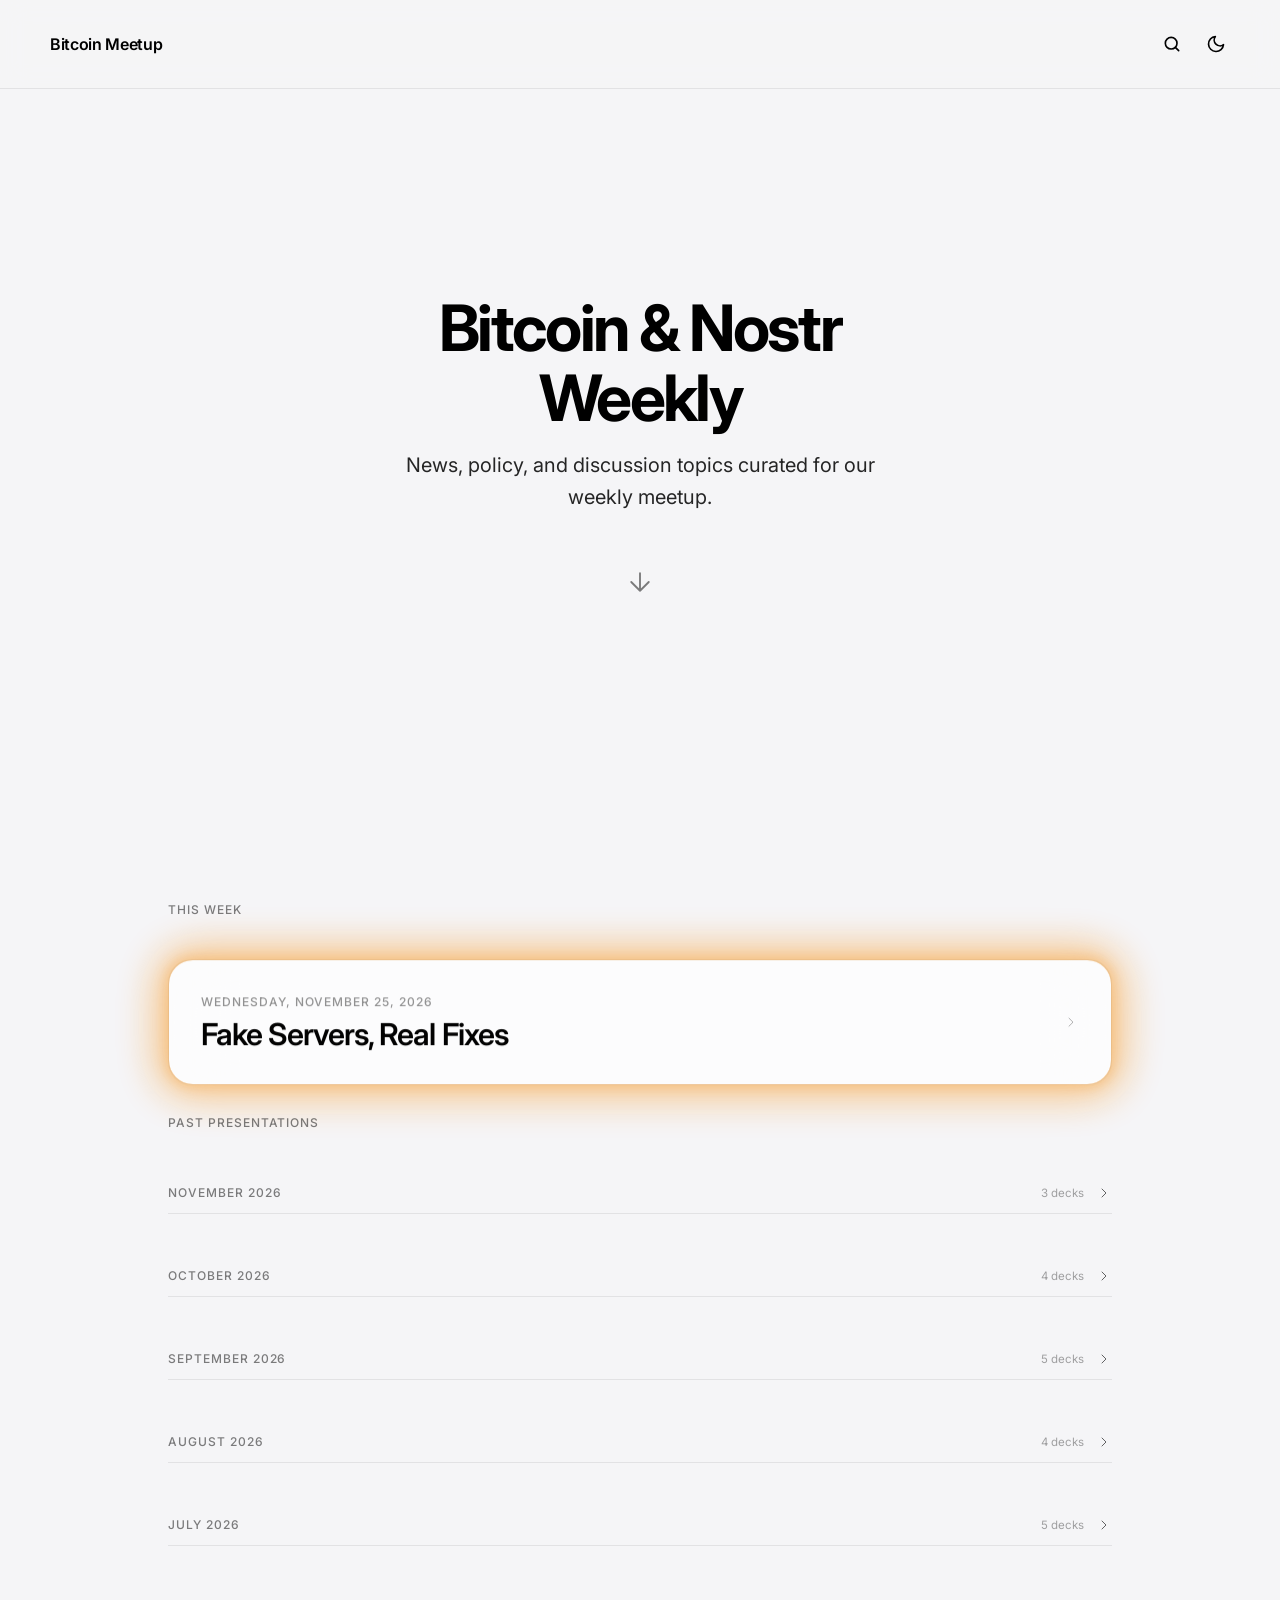
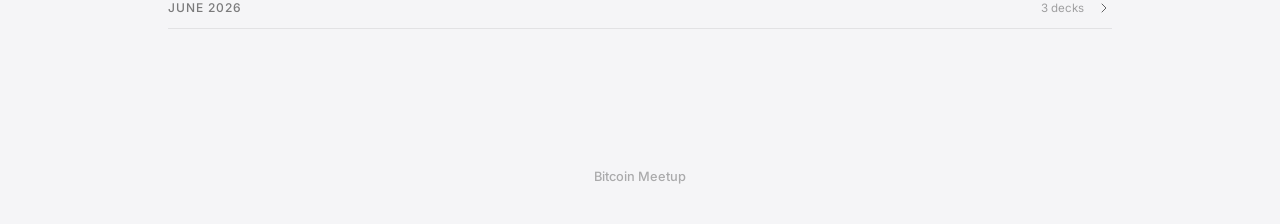
<file: index.html>
<!DOCTYPE html>
<html lang="en">
<head>
    <meta charset="UTF-8">
    <meta name="viewport" content="width=device-width, initial-scale=1.0, viewport-fit=cover">
    <title></title>
    <meta name="description" content="">
    <script src="config.js"></script>
    <script>
        // Pre-paint branding from config.js: title, description, favicons.
        (function (cfg) {
            if (!cfg) return;
            var page = /week\.html$/.test(location.pathname) ? 'week' : 'index';
            document.title = cfg.pageTitles[page];
            var meta = document.querySelector('meta[name="description"]');
            if (meta) meta.content = cfg.metaDescription[page];
            (cfg.favicons || []).forEach(function (icon) {
                var link = document.createElement('link');
                Object.keys(icon).forEach(function (k) { link.setAttribute(k, icon[k]); });
                document.head.appendChild(link);
            });
        })(window.SITE_CONFIG);
    </script>
    <meta name="theme-color" content="#000000">
    <meta name="apple-mobile-web-app-capable" content="yes">
    <meta name="apple-mobile-web-app-status-bar-style" content="black-translucent">
    <link href="https://fonts.googleapis.com/css2?family=Inter:wght@300;400;500;600;700&display=swap" rel="stylesheet">
    <link rel="stylesheet" href="styles.css">
</head>
<body data-theme="dark">

    <!-- Navigation -->
    <nav class="header-nav">
        <a href="index.html" class="logo" id="logo-refresh"></a>
        <div class="nav-right">
            <span id="nav-links"></span>
            <button id="search-toggle" class="theme-toggle search-toggle" aria-label="Search all presentations" title="Search (/)">
                <svg width="20" height="20" viewBox="0 0 24 24" fill="none" stroke="currentColor" stroke-width="2" stroke-linecap="round" stroke-linejoin="round" aria-hidden="true">
                    <circle cx="11" cy="11" r="7"></circle><path d="m20 20-4-4"></path>
                </svg>
            </button>
            <button id="theme-toggle" class="theme-toggle" aria-label="Toggle Theme">
                <svg id="theme-icon" width="20" height="20" viewBox="0 0 24 24" fill="none" stroke="currentColor"
                    stroke-width="2" stroke-linecap="round" stroke-linejoin="round">
                    <path class="sun-path"
                        d="M12 3v1m0 16v1m9-9h-1M4 12H3m15.364 6.364l-.707-.707M6.343 6.343l-.707-.707m12.728 0l-.707.707M6.343 17.657l-.707.707M16 12a4 4 0 11-8 0 4 4 0 018 0z">
                    </path>
                </svg>
            </button>
        </div>
    </nav>

    <!-- Hero Section -->
    <section class="hero-section">
        <div class="hero-content">
            <h1 class="hero-title"></h1>
            <p class="hero-subtitle"></p>
            <a href="#current-section" class="scroll-cue" aria-label="Scroll to presentations">
                <svg width="30" height="30" viewBox="0 0 24 24" fill="none" stroke="currentColor" stroke-width="1.5" stroke-linecap="round" stroke-linejoin="round">
                    <path d="M12 5v14M19 12l-7 7-7-7"/>
                </svg>
            </a>
        </div>
    </section>

    <!-- Current Presentation -->
    <div class="content-section current-section" id="current-section">
        <p class="section-label">This Week</p>
        <div id="current-list" class="archive-list current-list"></div>
    </div>

    <!-- Archive List -->
    <div class="content-section" id="presentations">
        <p class="section-label">Past Presentations</p>
        <div id="archive-list" class="archive-list">
            <!-- Populated by JavaScript -->
        </div>
        <div id="empty-state" class="empty-state" style="display: none;">
            <p class="empty-state-text">No presentations yet. Check back soon.</p>
        </div>
    </div>

    <!-- Footer -->
    <footer class="footer" id="site-footer"></footer>

    <script src="gsap.min.js"></script>
    <script src="script.js"></script>
    <script src="data.js"></script>
    <script>
        (function () {
            'use strict';

            const archiveList = document.getElementById('archive-list');
            const currentList = document.getElementById('current-list');
            const pastSection = document.getElementById('presentations');
            const emptyState = document.getElementById('empty-state');

            function buildCard(week, index, featured) {
                const card = document.createElement('a');
                card.href = `week.html?week=${week.id}`;
                card.className = featured ? 'archive-card current-card' : 'archive-card';
                card.dataset.delay = index * 0.1;

                const dateObj = new Date(week.date + 'T12:00:00');
                const formattedDate = dateObj.toLocaleDateString('en-US', {
                    weekday: 'long',
                    year: 'numeric',
                    month: 'long',
                    day: 'numeric'
                });

                card.innerHTML = `
                    <div class="archive-card-info">
                        <p class="archive-card-date">${formattedDate}</p>
                        <h3 class="archive-card-title">${week.title}</h3>
                    </div>
                    <svg class="archive-card-arrow" width="16" height="16" viewBox="0 0 24 24" fill="none" stroke="currentColor" stroke-width="1.5" stroke-linecap="round" stroke-linejoin="round">
                        <path d="M9 18l6-6-6-6"/>
                    </svg>
                `;

                // Breathing glow on the featured card — a soft halo swells in and melts
                // away (1s in, 1s out), then 2s fully dark, forever.
                const haloColors = (window.SITE_CONFIG && window.SITE_CONFIG.halo) || [];
                if (featured && haloColors.length > 0) {
                    const halo = document.createElement('div');
                    halo.className = 'glow-halo';
                    halo.setAttribute('aria-hidden', 'true');
                    card.appendChild(halo);

                    const reduceMotion = window.matchMedia('(prefers-reduced-motion: reduce)').matches;
                    if (!reduceMotion && typeof gsap !== 'undefined') {
                        const tl = gsap.timeline({ repeat: -1 });
                        const addPulse = (color) => {
                            tl.set(halo, { boxShadow: `0 0 14px 2px ${color}, 0 0 42px 12px ${color}` });
                            tl.to(halo, { opacity: 1, duration: 1, ease: 'sine.inOut' });
                            tl.to(halo, { opacity: 0, duration: 1, ease: 'sine.inOut' });
                            tl.to({}, { duration: 2 });
                        };
                        haloColors.forEach(color => addPulse(color));
                    }
                }
                return card;
            }

            function renderArchive(data) {
                if (!data.weeks || data.weeks.length === 0) {
                    emptyState.style.display = 'block';
                    return;
                }

                // Sort weeks newest first
                const sorted = data.weeks.slice().sort((a, b) => b.date.localeCompare(a.date));

                // Newest week is featured up top as "This Week"
                currentList.appendChild(buildCard(sorted[0], 0, true));

                // Everything else goes under "Past Presentations"
                const past = sorted.slice(1);
                if (past.length === 0) {
                    pastSection.style.display = 'none';
                } else {
                    const monthGroups = new Map();
                    past.forEach(week => {
                        const dateObj = new Date(week.date + 'T12:00:00');
                        const monthKey = `${dateObj.getFullYear()}-${String(dateObj.getMonth() + 1).padStart(2, '0')}`;
                        if (!monthGroups.has(monthKey)) {
                            monthGroups.set(monthKey, { date: dateObj, weeks: [] });
                        }
                        monthGroups.get(monthKey).weeks.push(week);
                    });

                    const months = Array.from(monthGroups.entries()).sort(([a], [b]) => b.localeCompare(a));
                    const openMonths = (window.SITE_CONFIG && window.SITE_CONFIG.archive && window.SITE_CONFIG.archive.openMonths) ?? 2;
                    const archiveYears = new Map();

                    months.forEach(([monthKey]) => {
                        const year = monthKey.slice(0, 4);
                        if (!archiveYears.has(year)) archiveYears.set(year, monthKey);
                    });

                    if (archiveYears.size > 1) {
                        const yearRail = document.createElement('nav');
                        yearRail.className = 'archive-years';
                        yearRail.setAttribute('aria-label', 'Jump to year');
                        archiveYears.forEach((monthKey, year) => {
                            const yearLink = document.createElement('a');
                            yearLink.href = `#month-${monthKey}`;
                            yearLink.textContent = year;
                            yearRail.appendChild(yearLink);
                        });
                        archiveList.prepend(yearRail);
                    }

                    months.forEach(([monthKey, month], monthIndex) => {
                        const isOpen = monthIndex < openMonths;
                        const monthSection = document.createElement('section');
                        monthSection.className = 'archive-month';
                        monthSection.dataset.month = monthKey;

                        const monthToggle = document.createElement('button');
                        monthToggle.type = 'button';
                        monthToggle.className = 'archive-month-toggle';
                        monthToggle.setAttribute('aria-expanded', String(isOpen));
                        monthToggle.setAttribute('aria-controls', `month-${monthKey}`);

                        const monthName = document.createElement('span');
                        monthName.className = 'archive-month-name';
                        monthName.textContent = month.date.toLocaleDateString('en-US', {
                            month: 'long',
                            year: 'numeric'
                        });

                        const monthCount = document.createElement('span');
                        monthCount.className = 'archive-month-count';
                        monthCount.textContent = `${month.weeks.length} ${month.weeks.length === 1 ? 'deck' : 'decks'}`;

                        const chevron = document.createElementNS('http://www.w3.org/2000/svg', 'svg');
                        chevron.setAttribute('class', 'archive-month-chevron');
                        chevron.setAttribute('width', '16');
                        chevron.setAttribute('height', '16');
                        chevron.setAttribute('viewBox', '0 0 24 24');
                        chevron.setAttribute('fill', 'none');
                        chevron.setAttribute('stroke', 'currentColor');
                        chevron.setAttribute('stroke-width', '1.5');
                        chevron.setAttribute('stroke-linecap', 'round');
                        chevron.setAttribute('stroke-linejoin', 'round');
                        chevron.setAttribute('aria-hidden', 'true');
                        const chevronPath = document.createElementNS('http://www.w3.org/2000/svg', 'path');
                        chevronPath.setAttribute('d', 'M6 9l6 6 6-6');
                        chevron.appendChild(chevronPath);

                        const monthCards = document.createElement('div');
                        monthCards.className = 'archive-month-cards';
                        monthCards.id = `month-${monthKey}`;
                        monthCards.hidden = !isOpen;
                        month.weeks.forEach((week, i) => monthCards.appendChild(buildCard(week, i, false)));

                        monthToggle.appendChild(monthName);
                        monthToggle.appendChild(monthCount);
                        monthToggle.appendChild(chevron);
                        monthSection.appendChild(monthToggle);
                        monthSection.appendChild(monthCards);
                        archiveList.appendChild(monthSection);

                        monthToggle.addEventListener('click', () => {
                            const expanded = monthToggle.getAttribute('aria-expanded') === 'true';
                            monthToggle.setAttribute('aria-expanded', String(!expanded));
                            monthCards.hidden = expanded;

                            if (!expanded && typeof gsap !== 'undefined') {
                                monthCards.querySelectorAll('.archive-card').forEach(card => {
                                    gsap.to(card, {
                                        opacity: 1,
                                        y: 0,
                                        duration: 0.8,
                                        ease: 'power4.out',
                                        delay: parseFloat(card.dataset.delay) || 0
                                    });
                                });
                            }
                        });
                    });
                }

                // Trigger scroll reveals for dynamically added cards
                if (typeof gsap !== 'undefined') {
                    const cards = document.querySelectorAll('.archive-card');
                    gsap.set(cards, { opacity: 0, y: 20 });

                    const observer = new IntersectionObserver((entries) => {
                        entries.forEach(entry => {
                            if (entry.isIntersecting) {
                                gsap.to(entry.target, {
                                    opacity: 1,
                                    y: 0,
                                    duration: 0.8,
                                    ease: 'power4.out',
                                    delay: parseFloat(entry.target.dataset.delay) || 0
                                });
                                observer.unobserve(entry.target);
                            }
                        });
                    }, { threshold: 0.1 });

                    cards.forEach(card => observer.observe(card));
                }
            }

            // Try fetch first (works on GitHub Pages / HTTP), fall back to inline data (file://)
            fetch('weeks/index.json')
                .then(res => {
                    if (!res.ok) throw new Error('HTTP error');
                    return res.json();
                })
                .then(data => {
                    renderArchive(data);
                    const initialQuery = new URLSearchParams(window.location.search).get('q') || '';
                    if (initialQuery) window.DeckSearch.openPalette({ initialQuery });
                })
                .catch(() => {
                    console.log('Using inline data (file:// mode)');
                    renderArchive(window.INLINE_DATA || { weeks: [] });
                    const initialQuery = new URLSearchParams(window.location.search).get('q') || '';
                    if (initialQuery) window.DeckSearch.openPalette({ initialQuery });
                });
        })();
    </script>
</body>
</html>
</file>
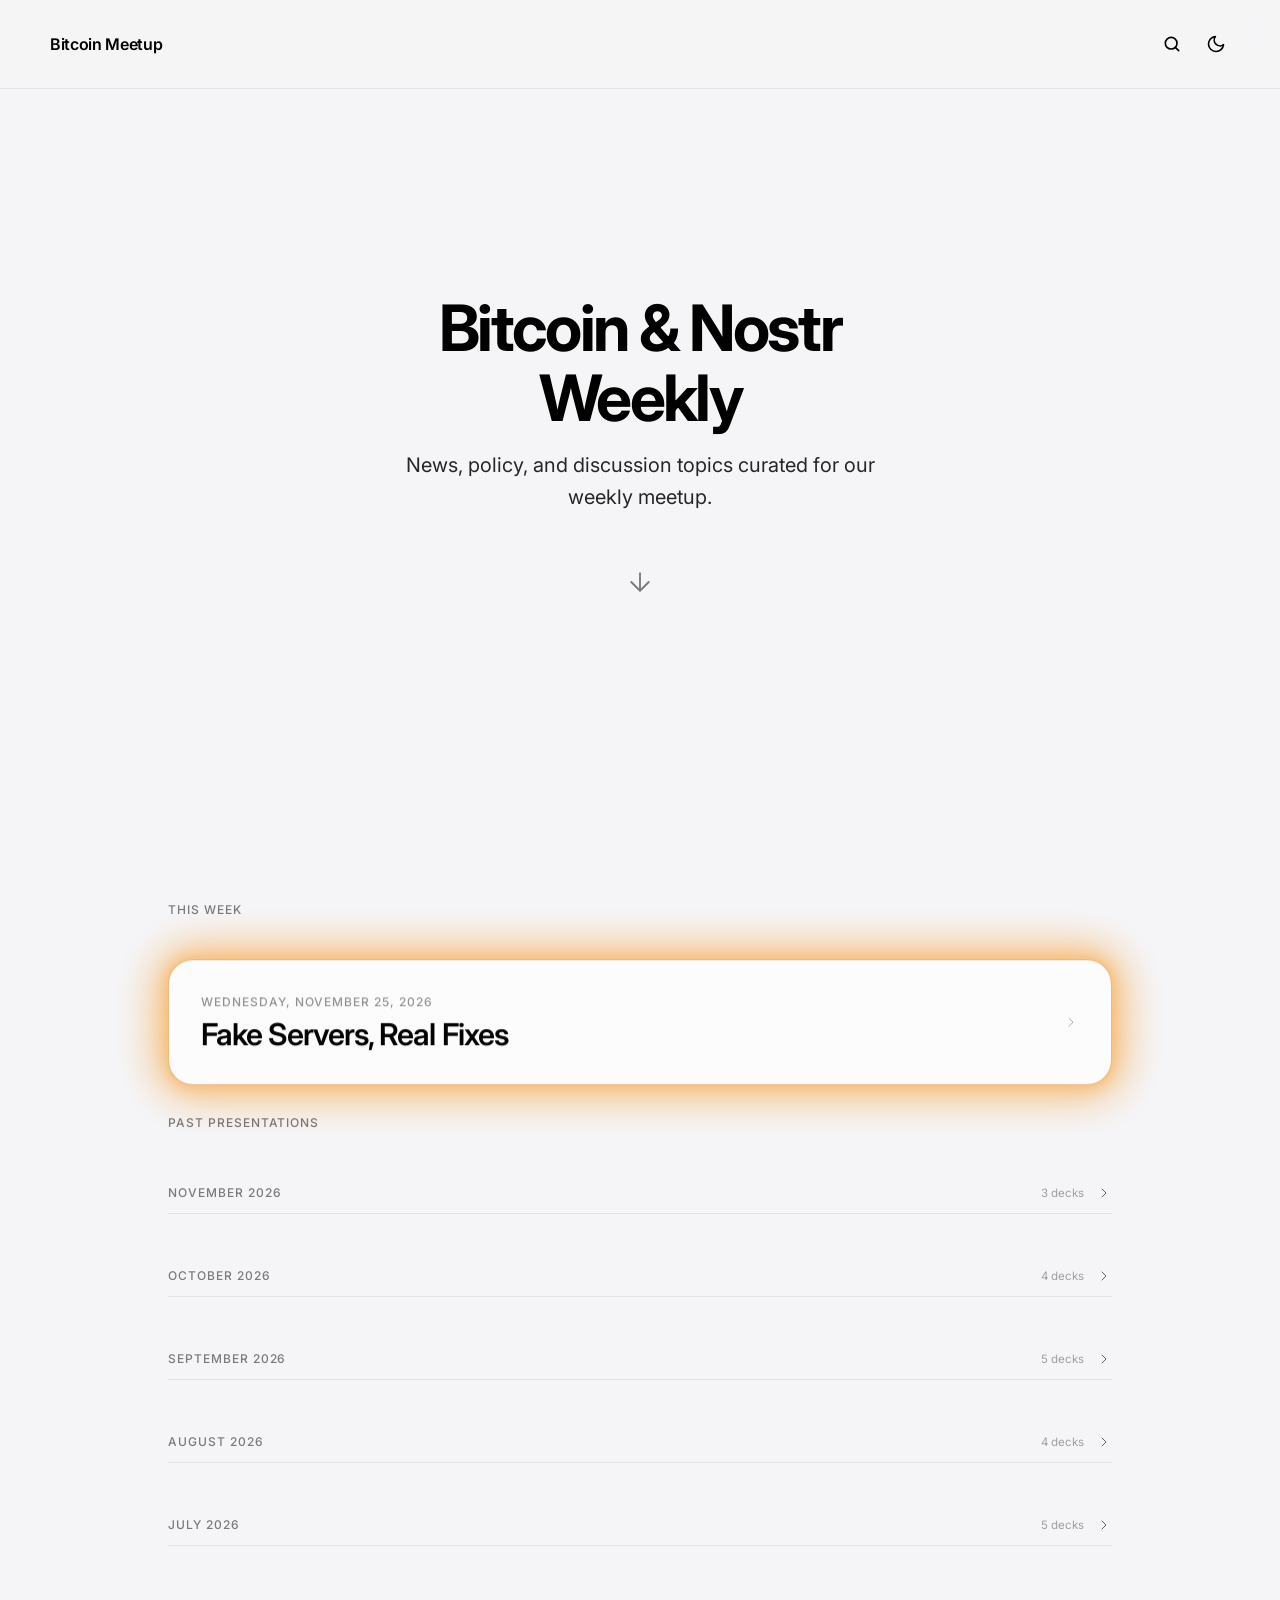
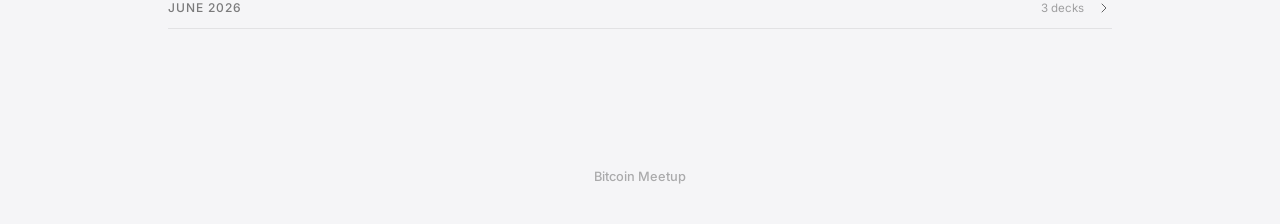
<file: week.html>
<!DOCTYPE html>
<html lang="en">
<head>
    <meta charset="UTF-8">
    <meta name="viewport" content="width=device-width, initial-scale=1.0, viewport-fit=cover">
    <title></title>
    <meta name="description" content="">
    <script src="config.js"></script>
    <script>
        // Pre-paint branding from config.js: title, description, favicons.
        (function (cfg) {
            if (!cfg) return;
            var page = /week\.html$/.test(location.pathname) ? 'week' : 'index';
            document.title = cfg.pageTitles[page];
            var meta = document.querySelector('meta[name="description"]');
            if (meta) meta.content = cfg.metaDescription[page];
            (cfg.favicons || []).forEach(function (icon) {
                var link = document.createElement('link');
                Object.keys(icon).forEach(function (k) { link.setAttribute(k, icon[k]); });
                document.head.appendChild(link);
            });
        })(window.SITE_CONFIG);
    </script>
    <meta name="theme-color" content="#000000">
    <meta name="apple-mobile-web-app-capable" content="yes">
    <meta name="apple-mobile-web-app-status-bar-style" content="black-translucent">
    <link href="https://fonts.googleapis.com/css2?family=Inter:wght@300;400;500;600;700&display=swap" rel="stylesheet">
    <link rel="stylesheet" href="styles.css">
</head>
<body data-theme="dark">

    <!-- Navigation -->
    <nav class="header-nav">
        <a href="index.html" class="logo"></a>
        <div class="nav-right">
            <span id="nav-links"></span>
            <button id="search-toggle" class="theme-toggle search-toggle" aria-label="Search all presentations" title="Search (/)">
                <svg width="20" height="20" viewBox="0 0 24 24" fill="none" stroke="currentColor" stroke-width="2" stroke-linecap="round" stroke-linejoin="round" aria-hidden="true">
                    <circle cx="11" cy="11" r="7"></circle><path d="m20 20-4-4"></path>
                </svg>
            </button>
            <button id="theme-toggle" class="theme-toggle" aria-label="Toggle Theme">
                <svg id="theme-icon" width="20" height="20" viewBox="0 0 24 24" fill="none" stroke="currentColor"
                    stroke-width="2" stroke-linecap="round" stroke-linejoin="round">
                    <path class="sun-path"
                        d="M12 3v1m0 16v1m9-9h-1M4 12H3m15.364 6.364l-.707-.707M6.343 6.343l-.707-.707m12.728 0l-.707.707M6.343 17.657l-.707.707M16 12a4 4 0 11-8 0 4 4 0 018 0z">
                    </path>
                </svg>
            </button>
        </div>
    </nav>

    <!-- Progress Bar -->
    <div class="progress-bar-container">
        <div class="progress-bar" id="progress-bar"></div>
    </div>

    <!-- Loading State -->
    <div id="loading-state" class="loading-state">
        <div class="loading-dot"></div>
        <div class="loading-dot"></div>
        <div class="loading-dot"></div>
    </div>

    <!-- Presentation Container -->
    <div id="presentation" class="presentation-container" style="display: none;"></div>

    <!-- TOC Overlay -->
    <div class="toc-overlay" id="toc-overlay"></div>

    <!-- TOC Sidebar -->
    <div class="toc-sidebar" id="toc-sidebar">
        <button class="toc-close" id="toc-close" aria-label="Close table of contents">&times;</button>
        <p class="toc-title">Topics <span class="toc-week" id="toc-week"></span></p>
        <div id="toc-list"></div>
    </div>

    <!-- QR Code Overlay -->
    <div class="qr-overlay" id="qr-overlay">
        <canvas id="qr-canvas"></canvas>
        <p class="qr-label" id="qr-label">Scan to open</p>
    </div>

    <!-- Slide credit: byline + per-topic contact (Max Sikorski) -->
    <div class="slide-credit" id="slide-credit">
        <span class="slide-credit-byline">Hosted by <strong id="slide-credit-host"></strong></span>
        <span class="slide-credit-sep">·</span>
        <a class="slide-credit-contact" id="slide-credit-contact" href="#" aria-label="Contact Max about this topic" title="Contact Max about this topic">
            <svg width="15" height="15" viewBox="0 0 24 24" fill="none" stroke="currentColor" stroke-width="2" stroke-linecap="round" stroke-linejoin="round">
                <circle cx="12" cy="12" r="10"/>
                <line x1="12" y1="16" x2="12" y2="12"/>
                <line x1="12" y1="8" x2="12.01" y2="8"/>
            </svg>
            <span>Contact&nbsp;Max</span>
        </a>
    </div>

    <!-- Presenter Controls -->
    <div class="presenter-controls" id="presenter-controls" style="display: none;">
        <div class="controls-left">
            <button class="control-btn" id="toc-toggle-btn" aria-label="Table of Contents" title="Table of Contents (T)">
                <svg width="20" height="20" viewBox="0 0 24 24" fill="none" stroke="currentColor" stroke-width="2" stroke-linecap="round" stroke-linejoin="round">
                    <path d="M4 6h16M4 12h16M4 18h16"/>
                </svg>
            </button>
            <button class="control-btn" id="qr-toggle-btn" aria-label="Toggle QR Code" title="QR Code (Q)">
                <svg width="20" height="20" viewBox="0 0 24 24" fill="none" stroke="currentColor" stroke-width="2" stroke-linecap="round" stroke-linejoin="round">
                    <rect x="3" y="3" width="7" height="7" rx="1"/>
                    <rect x="14" y="3" width="7" height="7" rx="1"/>
                    <rect x="3" y="14" width="7" height="7" rx="1"/>
                    <rect x="14" y="14" width="3" height="3"/>
                    <path d="M21 14h-3v3"/>
                    <path d="M18 21v-3h3"/>
                </svg>
            </button>
        </div>
        <div class="controls-center">
            <button class="control-btn nav-btn" id="prev-btn" aria-label="Previous slide" title="Previous (←)">
                <svg width="24" height="24" viewBox="0 0 24 24" fill="none" stroke="currentColor" stroke-width="2" stroke-linecap="round" stroke-linejoin="round">
                    <path d="M15 18l-6-6 6-6"/>
                </svg>
            </button>
            <span class="slide-counter" id="slide-counter">1 / 1</span>
            <button class="control-btn nav-btn" id="next-btn" aria-label="Next slide" title="Next (→)">
                <svg width="24" height="24" viewBox="0 0 24 24" fill="none" stroke="currentColor" stroke-width="2" stroke-linecap="round" stroke-linejoin="round">
                    <path d="M9 18l6-6-6-6"/>
                </svg>
            </button>
        </div>
        <div class="controls-right">
            <button class="timer-display" id="timer-display" title="Click to start/pause, double-click to reset">20:00</button>
        </div>
    </div>

    <!-- Keyboard Hints (shown briefly on first load) -->
    <div class="keyboard-hints" id="keyboard-hints">
        <span class="key-hint"><kbd>←</kbd><kbd>→</kbd> Navigate</span>
        <span class="key-hint"><kbd>Esc</kbd> Overview</span>
        <span class="key-hint"><kbd>T</kbd> Topics</span>
        <span class="key-hint"><kbd>Q</kbd> QR Code</span>
        <span class="key-hint"><kbd>S</kbd> Share</span>
        <span class="key-hint"><kbd>F</kbd> Find</span>
    </div>

    <script src="gsap.min.js"></script>
    <script src="script.js"></script>
    <script src="data.js"></script>
    <script src="presenter.js"></script>
</body>
</html>
</file>
<file: styles.css>
/* ============================================================
   Sikorski Design System — Meetup Presentation
   ============================================================ */

/* === Reset === */
*, *::before, *::after {
    box-sizing: border-box;
    margin: 0;
    padding: 0;
}

/* === Color System === */
:root {
    --theme-black: #000000;
    --theme-dark-gray: #1c1c1e;
    --theme-light-gray: #f5f5f7;
    --theme-white: #ffffff;

    --bg-color: var(--theme-black);
    --text-color: var(--theme-white);
    --card-bg: rgba(28, 28, 30, 0.7);
    --card-border: rgba(255, 255, 255, 0.1);
    --card-hover: rgba(44, 44, 46, 0.8);
    --btn-bg: var(--theme-white);
    --btn-text: var(--theme-black);
    --btn-hover: #e0e0e0;
    --btn-sec-bg: transparent;
    --btn-sec-border: var(--theme-white);
    --btn-sec-text: var(--theme-white);
    --btn-sec-hover: rgba(255, 255, 255, 0.1);
    --divider: rgba(255, 255, 255, 0.08);
    --text-muted: rgba(255, 255, 255, 0.5);
    --glass-bg: rgba(0, 0, 0, 0.72);
}

[data-theme="light"] {
    --bg-color: var(--theme-light-gray);
    --text-color: var(--theme-black);
    --glass-bg: rgba(245, 245, 247, 0.78);
    --card-bg: rgba(255, 255, 255, 0.7);
    --card-border: rgba(0, 0, 0, 0.1);
    --card-hover: rgba(255, 255, 255, 0.9);
    --btn-bg: var(--theme-black);
    --btn-text: var(--theme-white);
    --btn-hover: #333333;
    --btn-sec-bg: transparent;
    --btn-sec-border: var(--theme-black);
    --btn-sec-text: var(--theme-black);
    --btn-sec-hover: rgba(0, 0, 0, 0.05);
    --divider: rgba(0, 0, 0, 0.08);
    --text-muted: rgba(0, 0, 0, 0.5);
}

/* === Base === */
html {
    scroll-behavior: smooth;
}

body {
    font-family: 'Inter', -apple-system, BlinkMacSystemFont, "Segoe UI", Roboto, Helvetica, Arial, sans-serif;
    background-color: var(--bg-color);
    color: var(--text-color);
    -webkit-font-smoothing: antialiased;
    -moz-osx-font-smoothing: grayscale;
    transition: background-color 0.5s ease, color 0.5s ease;
    overflow-x: hidden;
    min-height: 100vh;
}

h1, h2, h3 {
    letter-spacing: -0.04em;
    font-weight: 700;
}

p {
    line-height: 1.6;
    color: inherit;
    opacity: 0.85;
}

a {
    color: inherit;
    text-decoration: none;
}

/* === Navigation === */
.header-nav {
    position: fixed;
    top: 0;
    left: 0;
    width: 100%;
    padding: 30px 50px;
    display: flex;
    justify-content: space-between;
    align-items: center;
    z-index: 100;
    transition: padding 0.3s ease;
    /* Frosted glass (Max, 2026-09-10): slide/page content scrolling underneath stays
       legible behind the bar instead of colliding with the nav text. */
    background: var(--glass-bg);
    backdrop-filter: blur(14px);
    -webkit-backdrop-filter: blur(14px);
    border-bottom: 1px solid var(--divider);
}

.logo {
    color: var(--text-color);
    text-decoration: none;
    font-size: 1rem;
    font-weight: 600;
    letter-spacing: -0.02em;
    transition: color 0.5s ease;
}

.nav-right {
    display: flex;
    align-items: center;
    gap: 16px;
}

.theme-toggle {
    background: none;
    border: none;
    color: var(--text-color);
    cursor: pointer;
    width: 28px;
    height: 28px;
    padding: 0;
    display: flex;
    align-items: center;
    justify-content: center;
    transition: color 0.5s ease;
}

/* === Hero Section === */
.hero-section {
    height: 100vh;
    display: flex;
    flex-direction: column;
    justify-content: center;
    align-items: center;
    text-align: center;
    padding: 0 20px;
    position: relative;
}

.hero-content {
    max-width: 700px;
    width: 100%;
}

.hero-title {
    font-size: clamp(2.5rem, 5vw, 4rem);
    line-height: 1.1;
    margin-bottom: 16px;
    opacity: 0;
    transform: translateY(30px);
}

.hero-subtitle {
    font-size: clamp(1rem, 2vw, 1.25rem);
    max-width: 480px;
    margin: 0 auto 40px;
    opacity: 0;
    transform: translateY(30px);
}

/* Scroll cue — gentle bob + glow pointing down to the presentations */
html {
    scroll-behavior: smooth;
}

.scroll-cue {
    display: inline-flex;
    align-items: center;
    justify-content: center;
    margin-top: 4px;
    padding: 10px;
    color: var(--text-color);
    opacity: 0;
    cursor: pointer;
    animation: scrollCueIn 0.9s ease 1.6s forwards,
               scrollCueBob 2.2s ease-in-out 2.6s infinite;
    transition: opacity 0.25s ease;
}

.scroll-cue svg {
    animation: scrollCueGlow 2.2s ease-in-out 2.6s infinite;
    transition: transform 0.25s ease;
}

.scroll-cue:hover {
    opacity: 1;
}

.scroll-cue:hover svg {
    transform: scale(1.12);
}

@keyframes scrollCueIn {
    from { opacity: 0; }
    to   { opacity: 0.5; }
}

@keyframes scrollCueBob {
    0%, 100% { transform: translateY(0); }
    50%      { transform: translateY(8px); }
}

@keyframes scrollCueGlow {
    0%, 100% { filter: drop-shadow(0 0 2px currentColor); }
    50%      { filter: drop-shadow(0 0 9px currentColor); }
}

@media (prefers-reduced-motion: reduce) {
    html {
        scroll-behavior: auto;
    }
    .scroll-cue {
        opacity: 0.5;
        animation: none;
    }
    .scroll-cue svg {
        animation: none;
        filter: drop-shadow(0 0 5px currentColor);
    }
}

.hero-cta {
    display: flex;
    gap: 12px;
    justify-content: center;
    flex-wrap: wrap;
    opacity: 0;
    transform: translateY(30px);
}

.hero-date {
    font-size: 0.75rem;
    font-weight: 500;
    color: var(--text-muted);
    text-transform: uppercase;
    letter-spacing: 0.08em;
    margin-bottom: 20px;
    opacity: 0;
    transform: translateY(30px);
}

/* === Buttons === */
.btn {
    padding: 14px 28px;
    border-radius: 30px;
    font-family: inherit;
    font-weight: 500;
    font-size: 1rem;
    cursor: pointer;
    transition: all 0.3s ease;
    text-decoration: none;
    display: inline-block;
    -webkit-tap-highlight-color: transparent;
}

.primary-btn {
    background-color: var(--btn-bg);
    color: var(--btn-text);
    border: none;
}

.primary-btn:hover {
    background-color: var(--btn-hover);
}

.primary-btn:active {
    transform: scale(0.97);
}

.secondary-btn {
    background-color: var(--btn-sec-bg);
    color: var(--btn-sec-text);
    border: 1px solid var(--btn-sec-border);
}

.secondary-btn:hover {
    background-color: var(--btn-sec-hover);
}

.secondary-btn:active {
    transform: scale(0.97);
}

/* === Cards (Glassmorphism) === */
.card {
    display: flex;
    align-items: center;
    justify-content: space-between;
    padding: 24px;
    background: var(--card-bg);
    backdrop-filter: blur(30px);
    -webkit-backdrop-filter: blur(30px);
    border: 1px solid var(--card-border);
    border-radius: 20px;
    text-decoration: none;
    color: inherit;
    transition: all 0.3s ease;
}

a.card:hover,
button.card:hover {
    background: var(--card-hover);
    transform: translateY(-2px);
}

a.card:active,
button.card:active {
    transform: translateY(0);
}

.card-info {
    flex: 1;
    min-width: 0;
}

.card-title {
    font-size: 1.05rem;
    font-weight: 600;
    letter-spacing: -0.02em;
    margin-bottom: 6px;
}

.card-desc {
    font-size: 0.85rem;
    font-weight: 400;
    opacity: 0.6;
    line-height: 1.5;
}

.card-arrow {
    flex-shrink: 0;
    margin-left: 16px;
    opacity: 0.3;
    transition: opacity 0.3s ease, transform 0.3s ease;
}

a.card:hover .card-arrow,
button.card:hover .card-arrow {
    opacity: 0.7;
    transform: translateX(3px);
}

/* Card grid for topic overview */
.card-grid {
    display: grid;
    grid-template-columns: repeat(auto-fit, minmax(280px, 1fr));
    gap: 14px;
    margin-bottom: 16px;
}

/* Card stack (vertical list) */
.card-stack {
    display: flex;
    flex-direction: column;
    gap: 14px;
    margin-bottom: 16px;
}

/* === Section Labels & Dividers === */
.section-label {
    font-size: 0.75rem;
    font-weight: 500;
    color: var(--text-muted);
    text-transform: uppercase;
    letter-spacing: 0.08em;
    margin-bottom: 20px;
}

.divider {
    width: 100%;
    height: 1px;
    background: var(--divider);
    margin: 48px 0 32px;
}

/* === Content Section === */
.content-section {
    max-width: 1000px;
    width: 100%;
    margin: 0 auto;
    padding: 0 28px 80px;
}

/* === Footer === */
.footer {
    text-align: center;
    font-size: 0.8rem;
    font-weight: 500;
    padding: 60px 28px 48px;
}

/* Plain footer (no host/tagline/links configured) — the site name at low opacity */
.footer-plain {
    opacity: 0.3;
    padding: 60px 0 40px;
}

.footer-host {
    font-size: 0.95rem;
    font-weight: 600;
    opacity: 0.85;
    margin-bottom: 4px;
}

.footer-host strong {
    font-weight: 700;
}

.footer-tagline {
    font-size: 0.8rem;
    opacity: 0.5;
    margin-bottom: 18px;
}

.footer-links {
    display: flex;
    flex-wrap: wrap;
    gap: 20px;
    justify-content: center;
}

.footer-links a {
    font-size: 0.85rem;
    font-weight: 500;
    color: var(--text-color);
    text-decoration: none;
    opacity: 0.6;
    transition: opacity 0.3s ease;
}

.footer-links a:hover {
    opacity: 1;
}

/* === Back Link === */
.back-link {
    display: inline-block;
    font-size: 0.9rem;
    font-weight: 400;
    opacity: 0.5;
    transition: opacity 0.3s ease;
    margin-bottom: 24px;
    text-decoration: none;
    color: inherit;
}

.back-link:hover {
    opacity: 1;
}

/* ============================================================
   PRESENTATION-SPECIFIC STYLES
   ============================================================ */

/* === Slide System === */
.presentation-container {
    width: 100%;
    height: 100vh;
    overflow: hidden;
    position: relative;
}

.slide {
    position: absolute;
    top: 0;
    left: 0;
    width: 100%;
    height: 100%;
    display: flex;
    flex-direction: column;
    justify-content: flex-start;
    align-items: center;
    /* bottom clears the fixed byline pill at max scroll (Max, 2026-09-10) */
    padding: 120px 40px 150px;
    overflow-y: auto;
    -ms-overflow-style: none;
    scrollbar-width: none;
    opacity: 0;
    visibility: hidden;
    pointer-events: none;
}

.slide::-webkit-scrollbar {
    display: none;
}

.slide.active {
    opacity: 1;
    visibility: visible;
    pointer-events: auto;
}

.slide-content {
    max-width: 1000px;
    width: 100%;
    position: relative;
    margin: auto 0;
}

/* Slide text elements */
.slide-heading {
    font-size: clamp(2rem, 4vw, 3rem);
    line-height: 1.1;
    margin-bottom: 24px;
}

.slide-body {
    font-size: clamp(1rem, 1.5vw, 1.15rem);
    line-height: 1.7;
    opacity: 0.85;
    max-width: 700px;
    margin-bottom: 32px;
}

.slide-bullets {
    list-style: none;
    padding: 0;
    max-width: 700px;
}

.slide-bullets li {
    font-size: clamp(1rem, 1.5vw, 1.15rem);
    line-height: 1.6;
    opacity: 0.85;
    padding: 12px 0;
    border-bottom: 1px solid var(--divider);
    position: relative;
    padding-left: 24px;
}

.slide-bullets li::before {
    content: '';
    position: absolute;
    left: 0;
    top: 50%;
    transform: translateY(-50%);
    width: 6px;
    height: 6px;
    border-radius: 50%;
    background: var(--text-color);
    opacity: 0.3;
}

.slide-bullets li:first-child {
    border-top: 1px solid var(--divider);
}

.slide-link {
    display: inline-flex;
    align-items: center;
    gap: 8px;
    /* 0.85rem = the one size for everything on the slide's bottom line
       (link, Share, like count) — Max, 2026-09-10 */
    font-size: 0.85rem;
    font-weight: 500;
    opacity: 0.7;
    transition: opacity 0.3s ease;
    margin-top: 16px;
}

.slide-link:hover {
    opacity: 1;
}

.slide-link svg {
    transition: transform 0.3s ease;
}

.slide-link:hover svg {
    transform: translateX(3px);
}

.slide-links-row {
    display: flex;
    flex-wrap: wrap;
    gap: 12px;
    margin-top: 8px;
}

/* === Affiliate / "Buy on Amazon" buttons (data from recommendations.js) === */
.slide-affiliate-group {
    display: flex;
    flex-wrap: wrap;
    align-items: center;
    gap: 12px;
    margin-top: 18px;
}

.slide-affiliate {
    display: inline-flex;
    align-items: center;
    gap: 8px;
    padding: 10px 18px;
    font-size: 0.95rem;
    font-weight: 600;
    color: var(--btn-text);
    background: var(--btn-bg);
    border: 1px solid var(--btn-bg);
    border-radius: 999px;
    transition: opacity 0.3s ease, transform 0.3s ease;
}

.slide-affiliate:hover {
    opacity: 0.85;
    transform: translateY(-1px);
}

.slide-affiliate svg {
    flex-shrink: 0;
}

.slide-affiliate-shop {
    color: var(--text-color);
    background: transparent;
    border: 1px solid var(--btn-sec-border);
}

.affiliate-note {
    width: 100%;
    font-size: 0.72rem;
    font-weight: 400;
    opacity: 0.45;
}

/* Topic badge on slides — "Topic 7 — 2 of 2 · <topic title>" so sub-slides still name their topic */
.slide-topic-badge {
    font-size: 0.75rem;
    font-weight: 500;
    color: var(--text-muted);
    text-transform: uppercase;
    letter-spacing: 0.08em;
    margin-bottom: 16px;
}

.slide-topic-badge-title {
    text-transform: none;
    letter-spacing: 0.02em;
}

.slide-topic-badge-title::before {
    content: ' · ';
}

/* === Video Embed === */
.video-container {
    position: relative;
    width: 100%;
    max-width: 800px;
    border-radius: 20px;
    overflow: hidden;
    background: var(--card-bg);
    border: 1px solid var(--card-border);
    margin-bottom: 24px;
}

.video-container::before {
    content: '';
    display: block;
    padding-top: 56.25%; /* 16:9 */
}

.video-container iframe {
    position: absolute;
    top: 0;
    left: 0;
    width: 100%;
    height: 100%;
    border: none;
}

.video-title {
    font-size: 0.85rem;
    font-weight: 400;
    opacity: 0.5;
    margin-top: 12px;
}

/* === Image & Gallery Embed ===
   Height cap (Max, 2026-11-11): a slide image keeps its own aspect ratio but never grows taller than
   40% of the viewport on an image-only slide, or 25% when the slide also has bullets, so a 16:9
   screenshot sits beside two bullets at 1440x900 instead of pushing them into the byline. The frame
   (border, radius) is on the img itself so it hugs a narrower image. */
.slide-image-container {
    width: 100%;
    max-width: 800px;
    margin-bottom: 24px;
}

.slide-image-container img {
    display: block;
    width: auto;
    height: auto;
    max-width: 100%;
    max-height: 40vh;
    border-radius: 20px;
    border: 1px solid var(--card-border);
    background: var(--card-bg);
}

.slide-gallery-container {
    display: grid;
    grid-template-columns: repeat(auto-fit, minmax(240px, 1fr));
    gap: 16px;
    width: 100%;
    max-width: 800px;
    margin-bottom: 24px;
}

.slide-gallery-item {
    border-radius: 16px;
    overflow: hidden;
    border: 1px solid var(--card-border);
    background: var(--card-bg);
}

.slide-gallery-item img {
    width: 100%;
    height: 100%;
    min-height: 200px;
    max-height: 350px;
    display: block;
    object-fit: cover;
}

.slide-content:has(.slide-bullets) .slide-image-container img {
    max-height: 25vh;
}

.slide-content:has(.slide-bullets) .slide-gallery-item img {
    min-height: 0;
    max-height: 25vh;
    object-fit: contain; /* show the whole picture on the card, never crop it to the shorter tile */
}

.slide-image-container img,
.slide-gallery-item img {
    cursor: zoom-in;
}

@media (max-width: 768px) {
    /* Phones (Max, 2026-11-11: images must look great on mobile): full content width, so only a
       tall portrait image needs a cap; galleries go two across instead of stacking, each tile at
       its own aspect ratio rather than a 200px-tall crop. */
    .slide-image-container img,
    .slide-content:has(.slide-bullets) .slide-image-container img {
        max-height: 55vh;
    }

    .slide-gallery-container {
        grid-template-columns: repeat(2, minmax(0, 1fr));
        gap: 10px;
    }

    .slide-gallery-item {
        border-radius: 12px;
        align-self: start;
    }

    .slide-gallery-item img {
        height: auto;
        min-height: 0;
        max-height: 40vh;
    }
}

/* === Image Lightbox (expanded photo view) === */
.image-lightbox {
    position: fixed;
    inset: 0;
    z-index: 2000;
    display: flex;
    align-items: center;
    justify-content: center;
    padding: 5vmin;
    background: rgba(0, 0, 0, 0.55);
    backdrop-filter: blur(8px);
    -webkit-backdrop-filter: blur(8px);
    opacity: 0;
    visibility: hidden;
    pointer-events: none;
    transition: opacity 0.3s ease, visibility 0.3s ease;
    cursor: zoom-out;
}

.image-lightbox.visible {
    opacity: 1;
    visibility: visible;
    pointer-events: auto;
}

.image-lightbox-img {
    max-width: 92vw;
    max-height: 90vh;
    width: auto;
    height: auto;
    border-radius: 16px;
    border: 1px solid var(--card-border);
    box-shadow: 0 24px 80px rgba(0, 0, 0, 0.5);
    object-fit: contain;
    transform: scale(0.92);
    transition: transform 0.35s cubic-bezier(0.16, 1, 0.3, 1);
    cursor: default;
}

.image-lightbox.visible .image-lightbox-img {
    transform: scale(1);
}

@media (prefers-reduced-motion: reduce) {
    .image-lightbox,
    .image-lightbox-img {
        transition: none;
    }
    .image-lightbox-img {
        transform: none;
    }
}

/* === Progress Bar === */
.progress-bar-container {
    position: fixed;
    top: 0;
    left: 0;
    width: 100%;
    height: 3px;
    z-index: 150;
    background: transparent;
}

.progress-bar {
    height: 100%;
    width: 0%;
    background: var(--text-color);
    opacity: 0.25;
    transition: width 0.4s cubic-bezier(0.16, 1, 0.3, 1),
                background-color 0.5s ease,
                opacity 0.5s ease;
}

/* === Presenter Controls === */
.presenter-controls {
    position: fixed;
    bottom: 0;
    left: 0;
    width: 100%;
    padding: 16px 40px;
    display: flex;
    justify-content: space-between;
    align-items: center;
    z-index: 100;
    background: var(--card-bg);
    backdrop-filter: blur(30px);
    -webkit-backdrop-filter: blur(30px);
    border-top: 1px solid var(--card-border);
    transition: transform 0.3s ease;
}

.controls-left,
.controls-center,
.controls-right {
    display: flex;
    align-items: center;
    gap: 12px;
}

.controls-center {
    position: absolute;
    left: 50%;
    transform: translateX(-50%);
}

.control-btn {
    background: none;
    border: none;
    color: var(--text-color);
    cursor: pointer;
    width: 40px;
    height: 40px;
    display: flex;
    align-items: center;
    justify-content: center;
    border-radius: 50%;
    transition: all 0.3s ease;
    opacity: 0.5;
}

.control-btn:hover {
    opacity: 1;
    background: var(--card-hover);
}

.control-btn:active {
    transform: scale(0.93);
}

.control-btn.active {
    opacity: 1;
}

/* Navigation arrows */
.nav-btn {
    width: 44px;
    height: 44px;
    opacity: 0.6;
}

.nav-btn:hover {
    opacity: 1;
}

.nav-btn:disabled {
    opacity: 0.15;
    cursor: default;
    pointer-events: none;
}

/* Slide counter */
.slide-counter {
    font-size: 0.8rem;
    font-weight: 500;
    opacity: 0.5;
    min-width: 60px;
    text-align: center;
    font-variant-numeric: tabular-nums;
}

/* === Slide credit: byline + per-topic contact (Max Sikorski) === */
.slide-credit {
    position: fixed;
    left: 50%;
    transform: translateX(-50%);
    bottom: 84px;
    width: auto;
    max-width: calc(100% - 24px);
    display: flex;
    align-items: center;
    justify-content: center;
    gap: 8px;
    /* Frosted glass pill (Max, 2026-09-10): keeps the byline readable over slide content
       instead of colliding with it. */
    padding: 7px 16px;
    background: var(--glass-bg);
    backdrop-filter: blur(12px);
    -webkit-backdrop-filter: blur(12px);
    border: 1px solid var(--divider);
    border-radius: 999px;
    font-size: 0.72rem;
    font-weight: 500;
    letter-spacing: 0.01em;
    color: var(--text-color);
    opacity: 1; /* full-strength pill, same presence as the glass header (Max, 2026-09-10) */
    z-index: 90;
    pointer-events: none; /* don't block the slide or the controls */
    transition: opacity 0.3s ease;
}

.slide-credit-byline strong {
    font-weight: 700;
}

.slide-credit-sep {
    opacity: 0.4;
}

.slide-credit-contact {
    pointer-events: auto; /* but the contact link is clickable */
    display: inline-flex;
    align-items: center;
    gap: 5px;
    color: inherit;
    text-decoration: none;
    opacity: 0.75;
    cursor: pointer;
    transition: opacity 0.2s ease;
}

.slide-credit-contact:hover {
    opacity: 1;
}

.slide-credit-contact svg {
    display: block;
}

/* === Connect (closing) slide === */
.connect-links {
    display: flex;
    flex-wrap: wrap;
    gap: 12px;
    justify-content: center;
}

.connect-link {
    display: inline-flex;
    align-items: center;
    padding: 12px 22px;
    background: var(--card-bg);
    backdrop-filter: blur(30px);
    -webkit-backdrop-filter: blur(30px);
    border: 1px solid var(--card-border);
    border-radius: 999px;
    color: var(--text-color);
    text-decoration: none;
    font-size: 0.95rem;
    font-weight: 500;
    transition: all 0.3s ease;
}

.connect-link:hover {
    background: var(--card-hover);
    transform: translateY(-2px);
}

/* Timer */
.timer-display {
    font-size: 0.85rem;
    font-weight: 500;
    font-variant-numeric: tabular-nums;
    opacity: 0.5;
    cursor: pointer;
    padding: 6px 12px;
    border-radius: 20px;
    transition: all 0.3s ease;
    user-select: none;
    border: none;
    background: none;
    color: var(--text-color);
}

.timer-display:hover {
    opacity: 0.8;
    background: var(--card-hover);
}

.timer-display.warning {
    opacity: 0.8;
}

.timer-display.critical {
    opacity: 1;
    animation: timerPulse 2s ease-in-out infinite;
}

@keyframes timerPulse {
    0%, 100% { opacity: 1; }
    50% { opacity: 0.4; }
}

/* === TOC Sidebar === */
.toc-overlay {
    position: fixed;
    top: 0;
    left: 0;
    width: 100%;
    height: 100%;
    background: rgba(0, 0, 0, 0.4);
    backdrop-filter: blur(8px);
    -webkit-backdrop-filter: blur(8px);
    z-index: 200;
    opacity: 0;
    visibility: hidden;
    transition: opacity 0.3s ease, visibility 0.3s ease;
}

.toc-overlay.open {
    opacity: 1;
    visibility: visible;
}

.toc-sidebar {
    position: fixed;
    top: 0;
    left: 0;
    width: 340px;
    max-width: 85vw;
    height: 100%;
    background: var(--card-bg);
    backdrop-filter: blur(30px);
    -webkit-backdrop-filter: blur(30px);
    border-right: 1px solid var(--card-border);
    z-index: 201;
    padding: 80px 32px 32px;
    overflow-y: auto;
    transform: translateX(-100%);
    transition: transform 0.4s cubic-bezier(0.16, 1, 0.3, 1);
}

.toc-sidebar.open {
    transform: translateX(0);
}

.toc-title {
    font-size: 0.75rem;
    font-weight: 500;
    color: var(--text-muted);
    text-transform: uppercase;
    letter-spacing: 0.08em;
    margin-bottom: 24px;
}

/* Which deck am I in? (Max, 2026-09-10 — search lands you mid-archive with no week
   reference on the deck itself; the TOC popout carries it.) */
.toc-week {
    opacity: 0.75;
    font-weight: 600;
}

.toc-close {
    position: absolute;
    top: 28px;
    right: 24px;
    background: rgba(128, 128, 128, 0.2);
    border: none;
    color: var(--text-color);
    width: 32px;
    height: 32px;
    border-radius: 50%;
    font-size: 1.2rem;
    cursor: pointer;
    display: flex;
    align-items: center;
    justify-content: center;
    transition: all 0.3s ease;
}

.toc-close:hover {
    background: rgba(128, 128, 128, 0.4);
}

.toc-item {
    display: flex;
    align-items: center;
    gap: 12px;
    padding: 14px 0;
    border-bottom: 1px solid var(--divider);
    cursor: pointer;
    opacity: 0.5;
    transition: opacity 0.3s ease;
    color: inherit;
    text-decoration: none;
    background: none;
    border-left: none;
    border-right: none;
    border-top: none;
    width: 100%;
    text-align: left;
    font-family: inherit;
}

.toc-item:first-child {
    border-top: 1px solid var(--divider);
}

.toc-item:hover {
    opacity: 0.8;
}

.toc-item.active {
    opacity: 1;
}

.toc-item-number {
    font-size: 0.75rem;
    font-weight: 500;
    color: var(--text-muted);
    min-width: 24px;
}

.toc-item-title {
    font-size: 0.95rem;
    font-weight: 500;
}

/* === QR Code Overlay === */
.qr-overlay {
    position: fixed;
    bottom: 90px;
    right: 40px;
    background: var(--card-bg);
    backdrop-filter: blur(30px);
    -webkit-backdrop-filter: blur(30px);
    border: 1px solid var(--card-border);
    border-radius: 20px;
    padding: 20px;
    z-index: 150;
    opacity: 0;
    visibility: hidden;
    transform: translateY(10px);
    transition: all 0.3s ease;
}

.qr-overlay.visible {
    opacity: 1;
    visibility: visible;
    transform: translateY(0);
}

.qr-overlay canvas {
    display: block;
    border-radius: 12px;
}

/* === Share (engine-level) — per-topic share button + share sheet (S) === */
.slide-share-btn {
    display: inline-flex;
    align-items: center;
    gap: 8px;
    margin-top: 18px;
    background: none;
    border: none;
    color: var(--text-color);
    opacity: 0.35;
    cursor: pointer;
    font-family: inherit;
    font-size: 0.85rem;
    font-weight: 500;
    letter-spacing: 0.02em;
    padding: 6px 0;
    transition: opacity 0.3s ease;
}

.slide-share-btn:hover {
    opacity: 0.8;
}

.slide-share-btn:active {
    transform: scale(0.97);
}

/* === Likes (engine-level) — standalone heart, bottom-right of the slide content
   (Max, 2026-09-10: independent of the Share row, a touch bigger).
   Dormant unless a likes adapter is active.
   Sanctioned color exception #2 (Max, 2026-09-10): the LIKED heart fills red. === */
.slide-like-btn {
    position: absolute;
    /* Align with the RIGHT EDGE of the 700px text measure (.slide-body/.slide-bullets),
       not the wider content box — Max, 2026-09-10 ("in line with the text"). Falls back
       to the content edge on narrow screens. */
    right: max(0px, calc(100% - 700px));
    bottom: 0;
    display: inline-flex;
    align-items: center;
    gap: 8px;
    background: none;
    border: none;
    color: var(--text-color);
    opacity: 0.45;
    cursor: pointer;
    font-family: inherit;
    font-size: 0.85rem;
    font-weight: 500;
    letter-spacing: 0.02em;
    padding: 8px 0 8px 8px;
    transition: opacity 0.3s ease;
    --like-red: #ff375f;
}

/* Hearts stay hidden until the adapter hydrates real counts (body gets .likes-live).
   Relay unreachable / offline → the deck renders exactly as if likes didn't exist. */
.slide-like-btn {
    display: none;
}

body.likes-live .slide-like-btn {
    display: inline-flex;
}

.slide-like-btn:hover {
    opacity: 0.85;
}

.slide-like-btn .like-heart {
    fill: transparent;
    transition: fill 0.45s ease, stroke 0.45s ease;
}

.slide-like-btn .like-count {
    min-width: 1ch;
    font-variant-numeric: tabular-nums;
    transition: color 0.45s ease;
}

.slide-like-btn.liked {
    opacity: 0.9;
}

.slide-like-btn.liked .like-heart {
    fill: var(--like-red);
    stroke: var(--like-red);
}

.slide-like-btn.liked .like-count {
    color: var(--like-red);
}

/* The elegant jump on like */
.slide-like-btn.like-pop .like-heart {
    animation: like-pop 0.6s cubic-bezier(0.22, 1.4, 0.36, 1);
}

@keyframes like-pop {
    0%   { transform: scale(1) translateY(0); }
    30%  { transform: scale(1.35) translateY(-7px); }
    55%  { transform: scale(0.92) translateY(1px); }
    75%  { transform: scale(1.08) translateY(-2px); }
    100% { transform: scale(1) translateY(0); }
}

/* Light sparkles radiating from the heart */
.like-sparkle {
    position: absolute;
    left: 18px;
    top: 50%;
    width: 3px;
    height: 3px;
    border-radius: 50%;
    background: var(--like-red);
    pointer-events: none;
    opacity: 0;
    animation: like-sparkle 0.65s ease-out forwards;
}

.like-sparkle-star {
    width: auto;
    height: auto;
    background: none;
    color: var(--like-red);
    font-size: 8px;
    line-height: 1;
}

@keyframes like-sparkle {
    0%   { opacity: 0;   transform: translate(0, 0) scale(0.4); }
    25%  { opacity: 0.9; }
    100% { opacity: 0;   transform: translate(var(--sx), var(--sy)) scale(1); }
}

.share-overlay {
    position: fixed;
    top: 0;
    left: 0;
    width: 100%;
    height: 100%;
    background: rgba(0, 0, 0, 0.4);
    backdrop-filter: blur(8px);
    -webkit-backdrop-filter: blur(8px);
    z-index: 210;
    opacity: 0;
    visibility: hidden;
    transition: opacity 0.3s ease, visibility 0.3s ease;
}

.share-overlay.open {
    opacity: 1;
    visibility: visible;
}

.share-sheet {
    position: fixed;
    left: 50%;
    bottom: 90px;
    transform: translate(-50%, 24px);
    width: min(600px, calc(100vw - 32px));
    background: var(--card-bg);
    backdrop-filter: blur(30px);
    -webkit-backdrop-filter: blur(30px);
    border: 1px solid var(--card-border);
    border-radius: 24px;
    padding: 28px;
    z-index: 211;
    opacity: 0;
    visibility: hidden;
    transition: transform 0.45s cubic-bezier(0.16, 1, 0.3, 1), opacity 0.3s ease, visibility 0.3s ease;
}

.share-sheet.open {
    opacity: 1;
    visibility: visible;
    transform: translate(-50%, 0);
}

.share-close {
    position: absolute;
    z-index: 2; /* the whole circle must sit above the title text beneath it */
    top: 12px;
    right: 12px;
    background: rgba(128, 128, 128, 0.2);
    border: none;
    color: var(--text-color);
    width: 44px;
    height: 44px;
    border-radius: 50%;
    font-size: 1.5rem;
    line-height: 1;
    cursor: pointer;
    display: flex;
    align-items: center;
    justify-content: center;
    transition: all 0.3s ease;
}

.share-close:hover {
    background: rgba(128, 128, 128, 0.4);
}

.share-title {
    font-size: 0.75rem;
    font-weight: 500;
    color: var(--text-muted);
    text-transform: uppercase;
    letter-spacing: 0.08em;
    margin-bottom: 4px;
}

.share-topic-title {
    font-size: 1.05rem;
    font-weight: 600;
    letter-spacing: -0.02em;
    margin-bottom: 20px;
    padding-right: 40px;
}

.share-main {
    display: flex;
    gap: 24px;
    align-items: flex-start;
}

.share-qr {
    flex-shrink: 0;
    text-align: center;
}

.share-qr canvas {
    display: block;
    border-radius: 12px;
}

.share-qr-label {
    font-size: 0.7rem;
    font-weight: 500;
    color: var(--text-muted);
    margin-top: 8px;
}

.share-right {
    flex: 1;
    min-width: 0;
}

.share-link-row {
    display: flex;
    align-items: center;
    gap: 12px;
    border: 1px solid var(--card-border);
    border-radius: 14px;
    padding: 10px 12px 10px 16px;
    margin-bottom: 16px;
}

.share-link-text {
    flex: 1;
    min-width: 0;
    font-family: "SF Mono", Consolas, "Liberation Mono", Menlo, Courier, monospace;
    font-size: 0.78rem;
    color: var(--text-muted);
    white-space: nowrap;
    overflow: hidden;
    text-overflow: ellipsis;
}

.share-copy-btn {
    flex-shrink: 0;
    background: var(--btn-bg);
    color: var(--btn-text);
    border: none;
    border-radius: 30px;
    font-family: inherit;
    font-size: 0.8rem;
    font-weight: 500;
    padding: 8px 16px;
    cursor: pointer;
    transition: all 0.3s ease;
}

.share-copy-btn:hover {
    background: var(--btn-hover);
}

.share-copy-btn:active {
    transform: scale(0.97);
}

.share-targets {
    display: flex;
    flex-wrap: wrap;
    gap: 8px;
}

.share-target {
    background: var(--btn-sec-bg);
    color: var(--btn-sec-text);
    border: 1px solid var(--card-border);
    border-radius: 30px;
    font-family: inherit;
    font-size: 0.8rem;
    font-weight: 500;
    padding: 8px 16px;
    cursor: pointer;
    text-decoration: none;
    transition: all 0.3s ease;
}

.share-target:hover {
    background: var(--btn-sec-hover);
    border-color: var(--btn-sec-border);
}

.share-target:active {
    transform: scale(0.97);
}

@media (max-width: 768px) {
    /* Phones: link, Share and the heart share ONE line (Max, 2026-09-10 round 4) —
       the flow content stops 60px short of the right edge so the heart has its own
       lane on that line instead of overlapping the Share label. */
    .slide-content:has(.slide-like-btn) {
        padding-right: 60px;
    }

    .share-sheet {
        bottom: 78px;
        padding: 22px;
    }

    .share-main {
        flex-direction: column;
        align-items: stretch;
    }

    /* The QR is a projector/in-room affordance — on phones the buttons do the work */
    .share-qr {
        display: none;
    }

    .share-target {
        padding: 12px 18px;
    }
}

.qr-label {
    font-size: 0.7rem;
    font-weight: 500;
    color: var(--text-muted);
    text-transform: uppercase;
    letter-spacing: 0.06em;
    margin-top: 12px;
    text-align: center;
}

/* === Overview Slide Specific === */
.overview-grid {
    display: grid;
    grid-template-columns: repeat(auto-fit, minmax(280px, 1fr));
    gap: 14px;
    width: 100%;
}

.topic-card {
    display: flex;
    align-items: center;
    justify-content: space-between;
    padding: 24px;
    background: var(--card-bg);
    backdrop-filter: blur(30px);
    -webkit-backdrop-filter: blur(30px);
    border: 1px solid var(--card-border);
    border-radius: 20px;
    cursor: pointer;
    transition: all 0.3s ease;
    border-left: none;
    border-right: none;
    border-top: none;
    font-family: inherit;
    color: inherit;
    text-align: left;
    width: 100%;
}

.topic-card:hover {
    background: var(--card-hover);
    transform: translateY(-2px);
}

.topic-card:active {
    transform: translateY(0);
}

.topic-card-info {
    flex: 1;
    min-width: 0;
}

.topic-card-number {
    font-size: 0.7rem;
    font-weight: 500;
    color: var(--text-muted);
    text-transform: uppercase;
    letter-spacing: 0.08em;
    margin-bottom: 6px;
}

.topic-card-title {
    font-size: 1.05rem;
    font-weight: 600;
    letter-spacing: -0.02em;
    margin-bottom: 6px;
}

.topic-card-desc {
    font-size: 0.85rem;
    font-weight: 400;
    opacity: 0.6;
    line-height: 1.5;
}

.topic-card-arrow {
    flex-shrink: 0;
    margin-left: 16px;
    opacity: 0.3;
    transition: opacity 0.3s ease, transform 0.3s ease;
}

.topic-card:hover .topic-card-arrow {
    opacity: 0.7;
    transform: translateX(3px);
}

/* === Keyboard Hints === */
.keyboard-hints {
    position: fixed;
    bottom: 80px;
    left: 50%;
    transform: translateX(-50%);
    display: flex;
    gap: 16px;
    opacity: 0;
    transition: opacity 0.5s ease;
    pointer-events: none;
    z-index: 90;
}

.keyboard-hints.visible {
    opacity: 1;
}

.key-hint {
    display: flex;
    align-items: center;
    gap: 6px;
    font-size: 0.7rem;
    font-weight: 400;
    color: var(--text-muted);
}

.key-hint kbd {
    display: inline-flex;
    align-items: center;
    justify-content: center;
    min-width: 24px;
    height: 24px;
    padding: 0 6px;
    background: var(--card-bg);
    border: 1px solid var(--card-border);
    border-radius: 6px;
    font-family: inherit;
    font-size: 0.65rem;
    font-weight: 500;
    backdrop-filter: blur(10px);
    -webkit-backdrop-filter: blur(10px);
}

/* === Archive Page (index.html) === */
.archive-list {
    display: flex;
    flex-direction: column;
    gap: 14px;
    padding-top: 20px;
}

.archive-card {
    display: flex;
    align-items: center;
    justify-content: space-between;
    padding: 24px;
    background: var(--card-bg);
    backdrop-filter: blur(30px);
    -webkit-backdrop-filter: blur(30px);
    border: 1px solid var(--card-border);
    border-radius: 20px;
    text-decoration: none;
    color: inherit;
    transition: all 0.3s ease;
}

.archive-card:hover {
    background: var(--card-hover);
    transform: translateY(-2px);
}

.archive-card:active {
    transform: translateY(0);
}

.archive-card-info {
    flex: 1;
    min-width: 0;
}

.archive-card-date {
    font-size: 0.7rem;
    font-weight: 500;
    color: var(--text-muted);
    text-transform: uppercase;
    letter-spacing: 0.08em;
    margin-bottom: 6px;
}

.archive-card-title {
    font-size: 1.05rem;
    font-weight: 600;
    letter-spacing: -0.02em;
}

.archive-card-arrow {
    flex-shrink: 0;
    margin-left: 16px;
    opacity: 0.3;
    transition: opacity 0.3s ease, transform 0.3s ease;
}

.archive-card:hover .archive-card-arrow {
    opacity: 0.7;
    transform: translateX(3px);
}

/* === Current ("This Week") featured card === */
.current-section {
    padding-bottom: 28px;
    /* Hero scroll cue lands with "This Week" ~30px clear of the fixed header
       (header is ~89px tall; ~69px under 768px) (Max, 2026-09-23). */
    scroll-margin-top: 120px;
}

@media (max-width: 768px) {
    .current-section {
        scroll-margin-top: 96px;
    }
}

.current-list {
    padding-top: 20px;
}

.current-card {
    position: relative;
    padding: 32px;
    border-radius: 24px;
}

.current-card .archive-card-date {
    font-size: 0.75rem;
}

.current-card .archive-card-title {
    font-size: 1.9rem;
    letter-spacing: -0.03em;
    line-height: 1.15;
}

/* Breathing glow on the This Week card — orange/purple alternating pulse.
   Sanctioned color exception (Max, 2026-08-12), alongside the progress-bar accents. */
.glow-halo {
    position: absolute;
    inset: 0;
    border-radius: 24px;
    pointer-events: none;
    opacity: 0; /* dark by default — the GSAP timeline breathes it in and out */
}

@media (prefers-reduced-motion: reduce) {
    .glow-halo {
        display: none;
    }
}

/* === Empty State === */
.empty-state {
    text-align: center;
    padding: 80px 20px;
    opacity: 0.4;
}

.empty-state-icon {
    font-size: 3rem;
    margin-bottom: 16px;
}

.empty-state-text {
    font-size: 1rem;
    font-weight: 400;
}

/* === Archive: month sections === */
.archive-month {
    margin-top: 28px;
}

.archive-month:first-of-type {
    margin-top: 0;
}

.archive-month-toggle {
    width: 100%;
    display: flex;
    align-items: center;
    gap: 12px;
    padding: 12px 0;
    background: none;
    border: 0;
    border-bottom: 1px solid var(--divider);
    color: var(--text-color);
    font-family: inherit;
    cursor: pointer;
    text-align: left;
    transition: opacity .3s ease;
}

.archive-month-name {
    font-size: 0.75rem;
    font-weight: 500;
    text-transform: uppercase;
    letter-spacing: 0.08em;
    color: var(--text-muted);
}

.archive-month-count {
    font-size: 0.72rem;
    color: var(--text-muted);
    opacity: .7;
    margin-left: auto;
}

.archive-month-chevron {
    transition: transform .3s ease;
    opacity: .6;
}

.archive-month-toggle[aria-expanded="false"] .archive-month-chevron {
    transform: rotate(-90deg);
}

.archive-month-toggle:hover {
    opacity: .8;
}

.archive-month-toggle:focus-visible {
    outline: 1px solid var(--text-muted);
    outline-offset: 4px;
}

.archive-month-cards {
    display: flex;
    flex-direction: column;
    gap: 14px;
    padding-top: 16px;
}

.archive-month-cards[hidden] {
    display: none;
}

.archive-years {
    display: flex;
    gap: 8px;
    flex-wrap: wrap;
    margin-bottom: 20px;
}

.archive-years a {
    padding: 6px 14px;
    border: 1px solid var(--card-border);
    border-radius: 999px;
    font-size: .8rem;
    color: var(--text-color);
    text-decoration: none;
    opacity: .7;
    transition: opacity .3s ease;
}

.archive-years a:hover {
    opacity: 1;
}

@media (prefers-reduced-motion: reduce) {
    .archive-month-chevron {
        transition: none;
    }
}

/* === Search palette (Spotlight-style) === */
.palette-overlay {
    position: fixed;
    inset: 0;
    z-index: 2100;
    background: rgba(0, 0, 0, .4);
    backdrop-filter: blur(8px);
    -webkit-backdrop-filter: blur(8px);
    opacity: 0;
    visibility: hidden;
    pointer-events: none;
    transition: opacity .15s ease, visibility .15s ease;
}

.palette-overlay.open {
    opacity: 1;
    visibility: visible;
    pointer-events: auto;
}

.palette {
    position: fixed;
    top: 14vh;
    left: 50%;
    z-index: 2101;
    width: min(680px, calc(100vw - 32px));
    overflow: hidden;
    background: var(--card-bg);
    border: 1px solid var(--card-border);
    border-radius: 20px;
    backdrop-filter: blur(30px);
    -webkit-backdrop-filter: blur(30px);
    box-shadow: 0 30px 80px rgba(0, 0, 0, .35);
    opacity: 0;
    visibility: hidden;
    pointer-events: none;
    transform: translate(-50%, 0) scale(.98);
    transition: opacity .15s ease, transform .15s ease, visibility .15s ease;
}

.palette.open {
    opacity: 1;
    visibility: visible;
    pointer-events: auto;
    transform: translate(-50%, 0) scale(1);
}

.palette-form {
    display: flex;
    align-items: center;
    gap: 12px;
    padding: 16px 20px;
}

.palette.has-results .palette-form {
    border-bottom: 1px solid var(--divider);
}

.palette-form > svg {
    flex: 0 0 auto;
    color: var(--text-muted);
}

.palette-input {
    flex: 1;
    min-width: 0;
    background: none;
    border: none;
    outline: none;
    color: var(--text-color);
    font: inherit;
    font-size: 1.15rem;
}

.palette-input::placeholder {
    color: var(--text-muted);
}

.palette-kbd {
    display: inline-flex;
    align-items: center;
    justify-content: center;
    min-width: 28px;
    height: 24px;
    padding: 0 6px;
    border: 1px solid var(--card-border);
    border-radius: 6px;
    color: var(--text-muted);
    font-family: inherit;
    font-size: .65rem;
    text-transform: uppercase;
}

.palette-results {
    max-height: min(60vh, 520px);
    overflow-y: auto;
    padding: 8px;
}

/* Deck header in search results — bigger and bolder than the slide hits under it,
   so it's obvious which week's deck a hit lives in (Max, 2026-09-23). */
.palette-group {
    margin-top: 10px;
    padding: 16px 12px 6px;
    border-top: 1px solid var(--divider);
}

.palette-group:first-child {
    margin-top: 0;
    padding-top: 8px;
    border-top: 0;
}

.palette-group-date {
    display: block;
    color: var(--text-color);
    font-size: 1.15rem;
    font-weight: 700;
    letter-spacing: -.01em;
    line-height: 1.3;
}

.palette-group-deck {
    display: block;
    margin-top: 2px;
    color: var(--text-muted);
    font-size: .75rem;
    font-weight: 600;
    letter-spacing: .08em;
    line-height: 1.4;
    text-transform: uppercase;
}

.palette-hit {
    display: block;
    padding: 10px 12px;
    border-radius: 12px;
    color: var(--text-color);
    text-decoration: none;
}

.palette-hit:hover,
.palette-hit.is-active {
    background: var(--card-hover);
}

.palette-hit:focus-visible,
.palette-more:focus-visible {
    outline: 1px solid var(--text-muted);
    outline-offset: -1px;
}

.palette-hit-heading {
    display: block;
    font-size: .95rem;
    font-weight: 600;
    line-height: 1.35;
}

.palette-hit-meta {
    display: block;
    margin-top: 3px;
    color: var(--text-muted);
    font-size: .72rem;
    letter-spacing: .06em;
    line-height: 1.35;
    text-transform: uppercase;
}

.palette-hit-snippet {
    display: -webkit-box;
    margin-top: 3px;
    overflow: hidden;
    color: var(--text-muted);
    font-size: .82rem;
    line-height: 1.45;
    -webkit-box-orient: vertical;
    -webkit-line-clamp: 2;
}

.search-mark {
    background: none;
    color: inherit;
    font-weight: 700;
    text-decoration: underline;
    text-underline-offset: 3px;
}

.palette-more {
    display: block;
    width: 100%;
    padding: 10px 12px;
    background: none;
    border: 0;
    border-radius: 12px;
    color: var(--text-muted);
    font: inherit;
    font-size: .82rem;
    text-align: left;
    cursor: pointer;
}

.palette-more:hover {
    background: var(--card-hover);
    color: var(--text-color);
}

.palette-empty {
    padding: 18px 12px;
    color: var(--text-muted);
    font-size: .85rem;
}

@media (prefers-reduced-motion: reduce) {
    .palette-overlay,
    .palette {
        transition: opacity .15s ease, visibility .15s ease;
    }

    .palette,
    .palette.open {
        transform: translate(-50%, 0);
    }
}

@media (max-width: 768px) {
    .palette {
        top: 8vh;
        width: calc(100vw - 20px);
        border-radius: 16px;
    }

    .palette-kbd {
        display: none;
    }
}

/* === Loading State === */
.loading-state {
    display: flex;
    align-items: center;
    justify-content: center;
    height: 100vh;
    opacity: 0.4;
}

.loading-dot {
    width: 8px;
    height: 8px;
    border-radius: 50%;
    background: var(--text-color);
    margin: 0 4px;
    animation: loadingPulse 1.4s ease-in-out infinite;
}

.loading-dot:nth-child(2) {
    animation-delay: 0.2s;
}

.loading-dot:nth-child(3) {
    animation-delay: 0.4s;
}

@keyframes loadingPulse {
    0%, 80%, 100% {
        opacity: 0.2;
        transform: scale(0.8);
    }
    40% {
        opacity: 1;
        transform: scale(1);
    }
}

/* ============================================================
   RESPONSIVE
   ============================================================ */

@media (max-width: 768px) {
    .header-nav {
        padding: 20px;
    }

    .archive-month-toggle {
        padding: 10px 0;
    }

    .content-section {
        padding: 0 20px 60px;
    }

    .current-card {
        padding: 24px;
    }

    .current-card .archive-card-title {
        font-size: 1.35rem;
    }

    .slide-credit {
        bottom: 74px;
        font-size: 0.66rem;
        gap: 6px;
    }

    .slide {
        /* top clears the two-line glass header on phones (Max, 2026-09-10 — the
           "TOPIC N" badge was sliding under it); bottom clears the byline pill,
           which wraps taller on phones, so the last line scrolls fully clear of it */
        padding: 110px 20px 170px;
    }

    .presenter-controls {
        padding: 12px 20px;
    }

    .overview-grid {
        grid-template-columns: 1fr;
    }

    .toc-sidebar {
        width: 100%;
        max-width: 100vw;
    }

    .qr-overlay {
        right: 20px;
        bottom: 80px;
    }

    .keyboard-hints {
        display: none;
    }

    .controls-center {
        position: static;
        transform: none;
    }

    .slide-heading {
        font-size: clamp(1.8rem, 5vw, 2.5rem);
    }

    .video-container {
        border-radius: 12px;
    }
}

@media (max-width: 380px) {
    .hero-title {
        font-size: 2rem;
    }

    .slide-heading {
        font-size: 1.6rem;
    }
}

/* === Live Dashboard Widget (Phase 1 — live price/height/fee) === */
.live-dashboard {
    margin: 8px 0 24px;
    padding: 28px 32px;
    background: var(--card-bg);
    border: 1px solid var(--card-border);
    border-radius: 16px;
    backdrop-filter: blur(20px);
    -webkit-backdrop-filter: blur(20px);
    display: flex;
    flex-direction: column;
    gap: 20px;
    max-width: 520px;
}

.live-metric {
    display: flex;
    flex-direction: column;
    gap: 4px;
}

.live-label {
    font-size: 0.72rem;
    text-transform: uppercase;
    letter-spacing: 0.08em;
    color: var(--text-muted);
}

.live-metric-primary .live-value {
    font-size: clamp(2.5rem, 6vw, 3.75rem);
    font-weight: 700;
    letter-spacing: -0.04em;
    line-height: 1;
    font-variant-numeric: tabular-nums;
}

.live-metric-row {
    display: flex;
    gap: 40px;
}

.live-value-sm {
    font-size: clamp(1.1rem, 2.5vw, 1.4rem);
    font-weight: 600;
    letter-spacing: -0.02em;
    font-variant-numeric: tabular-nums;
}

.live-status {
    font-size: 0.7rem;
    color: var(--text-muted);
    opacity: 0.7;
}

/* pulse dot in the site's live accent (config.js) */
.live-metric-primary .live-value::after {
    content: '';
    display: inline-block;
    width: 7px;
    height: 7px;
    margin-left: 12px;
    border-radius: 50%;
    background: var(--live-accent, currentColor);
    vertical-align: middle;
    animation: live-pulse 2s ease-in-out infinite;
}

@keyframes live-pulse {
    0%, 100% { opacity: 0.4; box-shadow: 0 0 4px 0 color-mix(in srgb, var(--live-accent, currentColor) 45%, transparent); }
    50%      { opacity: 1;   box-shadow: 0 0 11px 2px color-mix(in srgb, var(--live-accent, currentColor) 90%, transparent); }
}

@media (prefers-reduced-motion: reduce) {
    .live-metric-primary .live-value::after {
        animation: none;
        opacity: 0.95;
        box-shadow: 0 0 7px 1px color-mix(in srgb, var(--live-accent, currentColor) 70%, transparent);
    }
}

/* === Price-range widget (W47): drag a start date, see the change since === */
.price-range {
    max-width: 640px;
    padding: 22px 28px;
    gap: 12px;
}

.price-range .live-metric-primary .live-value {
    font-size: clamp(2rem, 5vw, 3rem);
}

.price-range .live-metric-primary .live-value::after {
    display: none;
}

.price-range-chart {
    display: block;
    width: 100%;
    height: 80px;
}

.price-range-chart path {
    fill: none;
    stroke-linejoin: round;
    stroke-linecap: round;
}

.price-range-chart .pr-line-all {
    stroke: var(--text-muted);
    stroke-width: 1.5;
    opacity: 0.5;
}

.price-range-chart .pr-line-sel {
    stroke: var(--text-color);
    stroke-width: 2.5;
}

.price-range-chart .pr-marker {
    stroke: var(--live-accent, currentColor);
    stroke-width: 2;
}

.price-range-slider {
    width: 100%;
    margin: 0;
    accent-color: var(--live-accent, currentColor);
    cursor: pointer;
}

.price-range-slider:disabled {
    cursor: default;
    opacity: 0.4;
}

@media (max-width: 768px) {
    .price-range {
        padding: 20px;
    }

    .price-range-chart {
        height: 72px;
    }
}

/* === Header nav text link (e.g. Recommendations) === */
.nav-link {
    font-size: 0.95rem;
    font-weight: 500;
    color: var(--text-color);
    opacity: 0.7;
    transition: opacity 0.3s ease;
    margin-right: 18px;
}

.nav-link:hover {
    opacity: 1;
}

/* === Phone nav menu: text links collapse into a hamburger (script.js setupNavMenu) === */
.nav-menu-toggle,
.nav-menu {
    display: none;
}

@media (max-width: 768px) {
    .header-nav .nav-right .nav-link {
        display: none;
    }

    .nav-menu-toggle {
        display: flex;
    }

    .nav-menu:not([hidden]) {
        display: flex;
        flex-direction: column;
        position: absolute;
        top: calc(100% + 8px);
        right: 20px;
        min-width: 210px;
        padding: 8px;
        background: var(--bg-color);
        border: 1px solid var(--card-border);
        box-shadow: 0 12px 32px rgba(0, 0, 0, 0.25);
        border-radius: 16px;
    }

    .nav-menu-link {
        padding: 12px 14px;
        border-radius: 10px;
        font-size: 1rem;
        font-weight: 500;
        color: var(--text-color);
        text-decoration: none;
    }

    .nav-menu-link:hover,
    .nav-menu-link:focus-visible {
        background: var(--card-hover);
    }
}

/* === Recommendations / Shop page === */
.rec-intro {
    padding-bottom: 8px;
}

.rec-title {
    font-size: 2.4rem;
    font-weight: 700;
    letter-spacing: -0.02em;
    margin: 8px 0 10px;
}

.rec-subtitle {
    font-size: 1.05rem;
    opacity: 0.7;
    max-width: 620px;
    margin-bottom: 8px;
}

.rec-disclosure {
    font-size: 0.8rem;
    opacity: 0.45;
    margin-bottom: 28px;
}

.rec-controls {
    display: flex;
    flex-direction: column;
    gap: 16px;
}

.rec-search {
    width: 100%;
    max-width: 520px;
    padding: 12px 18px;
    font-family: inherit;
    font-size: 1rem;
    color: var(--text-color);
    background: var(--card-bg);
    border: 1px solid var(--card-border);
    border-radius: 999px;
    outline: none;
    transition: border-color 0.3s ease;
    backdrop-filter: blur(30px);
    -webkit-backdrop-filter: blur(30px);
}

.rec-search:focus {
    border-color: var(--text-muted);
}

.rec-chips {
    display: flex;
    flex-wrap: wrap;
    gap: 10px;
}

.rec-chip {
    padding: 7px 16px;
    font-family: inherit;
    font-size: 0.9rem;
    font-weight: 500;
    color: var(--text-color);
    background: transparent;
    border: 1px solid var(--card-border);
    border-radius: 999px;
    cursor: pointer;
    transition: background 0.25s ease, border-color 0.25s ease, opacity 0.25s ease;
    opacity: 0.7;
}

.rec-chip:hover {
    opacity: 1;
}

.rec-chip.active {
    color: var(--btn-text);
    background: var(--btn-bg);
    border-color: var(--btn-bg);
    opacity: 1;
}

.rec-group {
    margin-top: 36px;
}

.rec-grid {
    display: grid;
    grid-template-columns: repeat(auto-fill, minmax(280px, 1fr));
    gap: 16px;
    margin-top: 16px;
}

.rec-card {
    display: flex;
    flex-direction: column;
    justify-content: space-between;
    gap: 16px;
    padding: 22px;
    background: var(--card-bg);
    border: 1px solid var(--card-border);
    border-radius: 18px;
    backdrop-filter: blur(30px);
    -webkit-backdrop-filter: blur(30px);
    transition: border-color 0.3s ease, transform 0.3s ease;
}

.rec-card:hover {
    border-color: var(--text-muted);
    transform: translateY(-2px);
}

.rec-card-name {
    font-size: 1.15rem;
    font-weight: 600;
    margin-bottom: 4px;
}

.rec-card-meta {
    font-size: 0.8rem;
    opacity: 0.5;
    margin-bottom: 10px;
}

.rec-card-note {
    font-size: 0.92rem;
    opacity: 0.75;
    line-height: 1.5;
}

.rec-card-actions {
    display: flex;
    flex-wrap: wrap;
    align-items: center;
    gap: 12px;
}

.rec-buy {
    display: inline-flex;
    align-items: center;
    padding: 9px 18px;
    font-size: 0.9rem;
    font-weight: 600;
    color: var(--btn-text);
    background: var(--btn-bg);
    border: 1px solid var(--btn-bg);
    border-radius: 999px;
    transition: opacity 0.3s ease;
}

.rec-buy:hover {
    opacity: 0.85;
}

.rec-brand {
    font-size: 0.85rem;
    font-weight: 500;
    opacity: 0.65;
    transition: opacity 0.3s ease;
}

.rec-brand:hover {
    opacity: 1;
}

.rec-code {
    font-size: 0.8rem;
    font-weight: 600;
    padding: 5px 12px;
    border: 1px dashed var(--card-border);
    border-radius: 8px;
    opacity: 0.8;
}

.rec-soon {
    font-size: 0.82rem;
    opacity: 0.4;
    font-style: italic;
}

.rec-empty {
    margin-top: 40px;
    opacity: 0.5;
}

@media (max-width: 768px) {
    .rec-title {
        font-size: 2rem;
    }
}

/* ============================================================
   Curtain Reveal — opt-in "reveal" slide key (presenter.js)
   Glass curtain over a slide until the button is clicked.
   Shared opt-in feature. Monochrome only.
   ============================================================ */
.slide.reveal-armed {
    overflow: hidden;
}

.slide.reveal-armed .slide-content {
    opacity: 0;
}

.slide-reveal-curtain {
    position: absolute;
    inset: 0;
    z-index: 5;
    overflow: hidden;
}

.slide-reveal-panel {
    position: absolute;
    top: 0;
    bottom: 0;
    width: 50.5%;
    background: var(--card-bg);
    -webkit-backdrop-filter: blur(24px) saturate(140%);
    backdrop-filter: blur(24px) saturate(140%);
    will-change: transform;
}

.slide-reveal-panel-left {
    left: 0;
    border-right: 1px solid var(--card-border);
}

.slide-reveal-panel-right {
    right: 0;
    border-left: 1px solid var(--card-border);
}

.slide-reveal-seam {
    position: absolute;
    top: 0;
    bottom: 0;
    left: 50%;
    width: 1px;
    background: var(--text-color);
    opacity: 0;
    z-index: 6;
    pointer-events: none;
}

.slide-reveal-center {
    position: absolute;
    inset: 0;
    z-index: 7;
    display: flex;
    flex-direction: column;
    align-items: center;
    justify-content: center;
    gap: 28px;
    text-align: center;
    padding: 40px;
}

.slide-reveal-kicker {
    font-size: 0.85rem;
    font-weight: 600;
    letter-spacing: 0.35em;
    text-transform: uppercase;
    color: var(--text-muted);
}

.slide-reveal-btn {
    font: inherit;
    font-size: 1rem;
    font-weight: 600;
    padding: 16px 44px;
    border-radius: 999px;
    border: 1px solid var(--card-border);
    background: var(--btn-bg);
    color: var(--btn-text);
    cursor: pointer;
    transition: transform 0.3s ease, background 0.3s ease;
}

.slide-reveal-btn:hover {
    background: var(--btn-hover);
    transform: scale(1.04);
}

.slide-reveal-btn:active {
    transform: scale(0.98);
}

.slide-reveal-sweep {
    position: absolute;
    inset: 0;
    z-index: 4;
    pointer-events: none;
    background: linear-gradient(105deg, transparent 40%, var(--reveal-sweep, rgba(255, 255, 255, 0.10)) 50%, transparent 60%);
}

[data-theme="light"] .slide-reveal-sweep {
    --reveal-sweep: rgba(0, 0, 0, 0.06);
}

/* Curtain Reveal extra: confetti (2026-07-16). Piece colors are set inline by
   presenter.js — multicolor by Max's explicit exception to the monochrome rule. */
.slide-reveal-confetti {
    position: absolute;
    inset: 0;
    z-index: 8;
    overflow: hidden;
    pointer-events: none;
}

.slide-reveal-confetti-piece {
    position: absolute;
    top: 0;
    left: 0;
    border-radius: 1px;
    will-change: transform;
}
</file>
